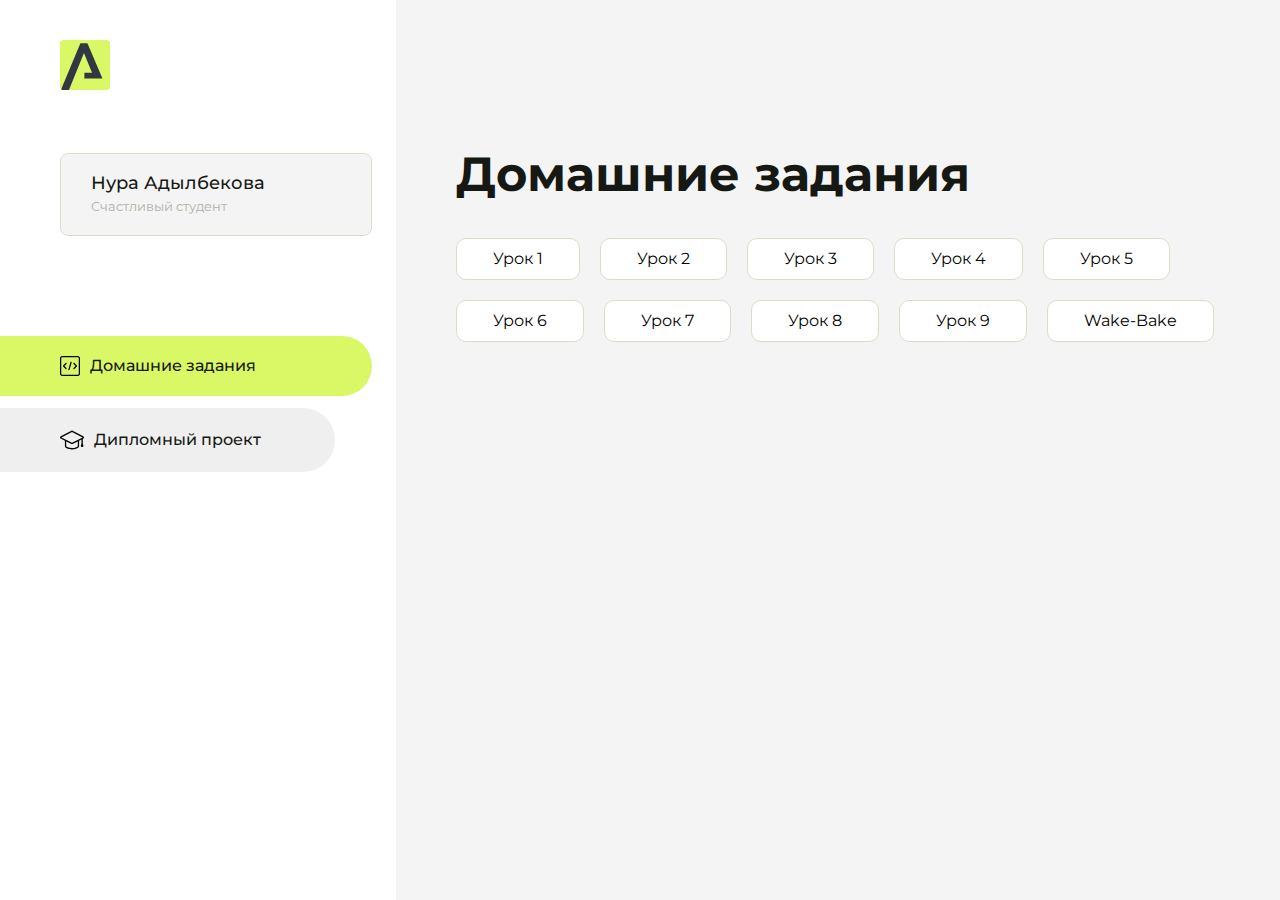
<file: index.html>
<!DOCTYPE html>
<html lang="en">
<head>
    <meta charset="UTF-8">
    <meta name="viewport" content="width=device-width, initial-scale=1.0">
    <title>Домашняя работа</title>
    <link rel="shortcut icon" href="src/logo.ico" type="image/x-icon">
    <link rel="preconnect" href="https://fonts.googleapis.com">
    <link rel="preconnect" href="https://fonts.gstatic.com" crossorigin>
    <link href="https://fonts.googleapis.com/css2?family=Montserrat:wght@400;500;700&family=Rubik:wght@500&display=swap"
          rel="stylesheet">
    <link rel="stylesheet" href="src/style.css">
</head>
<body id="body">
<div class="overlay" id="overlay"></div>
<div class="layout">
    <div class="burger" id="burger">
        <svg viewBox="0 0 24 24" fill="none" xmlns="http://www.w3.org/2000/svg">
            <g id="SVGRepo_bgCarrier" stroke-width="0"></g>
            <g id="SVGRepo_tracerCarrier" stroke-linecap="round" stroke-linejoin="round"></g>
            <g id="SVGRepo_iconCarrier">
                <path d="M4 18L20 18" stroke="#DAF765" stroke-width="2" stroke-linecap="round"></path>
                <path d="M4 12L20 12" stroke="#DAF765" stroke-width="2" stroke-linecap="round"></path>
                <path d="M4 6L20 6" stroke="#DAF765" stroke-width="2" stroke-linecap="round"></path>
            </g>
        </svg>
    </div>
    <aside class="sidebar" id="sidebar">
        <div class="sidebar__inner">
            <div class="logo">
                <svg width="50" height="50" viewBox="0 0 50 50" fill="none" xmlns="http://www.w3.org/2000/svg">
                    <g clip-path="url(#clip0_513_74730)">
                        <path d="M46.17 -0.257004H3.83C1.57281 -0.257004 -0.257 1.57281 -0.257 3.83V46.17C-0.257 48.4272 1.57281 50.257 3.83 50.257H46.17C48.4272 50.257 50.257 48.4272 50.257 46.17V3.83C50.257 1.57281 48.4272 -0.257004 46.17 -0.257004Z"
                              fill="#DAF765"/>
                        <path d="M24.375 38.4H42.461L27.441 3.1585H20.4355C20.4355 3.1585 6.7895 35.881 1.1945 49.294C2.015 50.0275 3.0945 50.257 3.6945 50.257H8.8445L23.954 13.07L32.0465 32.8285H24.375V38.4Z"
                              fill="#323843"/>
                    </g>
                    <defs>
                        <clipPath id="clip0_513_74730">
                            <rect width="50" height="50" fill="white"/>
                        </clipPath>
                    </defs>
                </svg>
            </div>
            <div class="sidebar__user">
                <div class="sidebar__name"> Нура Адылбекова</div>
                <div class="sidebar__text">Счастливый студент</div>
            </div>
            <div class="sidebar__tabs">
                <div class="sidebar__item">
                    <button class="sidebar__button active" id="tasks">
                        <svg xmlns="http://www.w3.org/2000/svg" width="20" height="20" viewBox="0 0 20 20" fill="none">
                            <g clip-path="url(#clip0_704_74543)">
                                <path d="M17.7083 20H2.29167C1.0275 20 0 18.9725 0 17.7083V2.29167C0 1.0275 1.0275 0 2.29167 0H17.7083C18.9725 0 20 1.0275 20 2.29167V17.7083C20 18.9725 18.9725 20 17.7083 20ZM2.29167 1.25C1.7175 1.25 1.25 1.7175 1.25 2.29167V17.7083C1.25 18.2825 1.7175 18.75 2.29167 18.75H17.7083C18.2825 18.75 18.75 18.2825 18.75 17.7083V2.29167C18.75 1.7175 18.2825 1.25 17.7083 1.25H2.29167Z"
                                      fill="black"/>
                                <path d="M6.04167 13.125C5.88167 13.125 5.72167 13.0642 5.6 12.9417L3.1 10.4417C2.85583 10.1975 2.85583 9.80167 3.1 9.5575L5.6 7.0575C5.84417 6.81333 6.24 6.81333 6.48417 7.0575C6.72833 7.30167 6.72833 7.6975 6.48417 7.94167L4.42583 10L6.48417 12.0583C6.72833 12.3025 6.72833 12.6983 6.48417 12.9425C6.36167 13.0642 6.20167 13.125 6.04167 13.125Z"
                                      fill="black"/>
                                <path d="M8.95833 14.1667C8.9 14.1667 8.84 14.1583 8.78167 14.1417C8.45083 14.0442 8.26083 13.6967 8.35833 13.3658L10.4417 6.28251C10.5392 5.95084 10.8892 5.76417 11.2175 5.85917C11.5483 5.95667 11.7383 6.30417 11.6408 6.63501L9.5575 13.7183C9.47833 13.9908 9.22833 14.1667 8.95833 14.1667Z"
                                      fill="black"/>
                                <path d="M13.9583 13.125C13.7983 13.125 13.6383 13.0642 13.5167 12.9417C13.2725 12.6975 13.2725 12.3017 13.5167 12.0575L15.575 9.99916L13.5167 7.94083C13.2725 7.69666 13.2725 7.30083 13.5167 7.05666C13.7608 6.81249 14.1567 6.81249 14.4008 7.05666L16.9008 9.55666C17.145 9.80083 17.145 10.1967 16.9008 10.4408L14.4008 12.9408C14.2783 13.0642 14.1183 13.125 13.9583 13.125Z"
                                      fill="black"/>
                            </g>
                            <defs>
                                <clipPath id="clip0_704_74543">
                                    <rect width="20" height="20" fill="white"/>
                                </clipPath>
                            </defs>
                        </svg>
                        <span>Домашние задания</span></button>
                </div>
                <div class="sidebar__item">
                    <button class="sidebar__button" id="diplom">
                        <svg xmlns="http://www.w3.org/2000/svg" width="24" height="24" viewBox="0 0 24 24" fill="none">
                            <g clip-path="url(#clip0_704_74553)">
                                <path d="M23.2628 10.5971C23.7176 10.365 24 9.90375 24 9.39337C24 8.883 23.7176 8.42175 23.2628 8.18962L12.6135 2.75362C12.2291 2.55824 11.7705 2.55787 11.3854 2.75399L0.736875 8.19C0.282375 8.42175 0 8.883 0 9.39337C0 9.90375 0.282375 10.365 0.736875 10.5971L4.89038 12.7177V18.2074C4.89038 19.8154 8.412 21.393 12 21.393C15.5884 21.393 19.1096 19.815 19.1096 18.2074V12.7174L21.4609 11.517V15.8017L20.901 17.2305C20.7409 17.6389 20.7934 18.0994 21.0405 18.4616C21.2876 18.8246 21.6979 19.041 22.1366 19.041C22.5754 19.041 22.9852 18.8246 23.2324 18.462C23.4795 18.099 23.532 17.6385 23.3719 17.2301L22.8124 15.8021V10.827L23.2628 10.5971ZM17.7623 18.1721C17.6198 18.6375 15.3491 20.0419 12 20.0419C8.65088 20.0419 6.38025 18.6375 6.2415 18.2074V12.3037L6.23887 12.3019C6.23812 12.057 6.1065 11.8207 5.87325 11.7019L1.3515 9.39337L12 3.95737L22.6489 9.39337L12 14.8294L5.87325 11.7019C5.54063 11.5331 4.6695 11.6674 4.5 12C4.33012 12.3322 4.55813 12.5479 4.89038 12.7177L11.3857 16.0331C11.5781 16.1314 11.7889 16.1805 12 16.1805C12.2107 16.1805 12.4222 16.1314 12.6146 16.0331L17.7593 13.407L17.7623 18.1721Z"
                                      fill="black"/>
                            </g>
                            <defs>
                                <clipPath id="clip0_704_74553">
                                    <rect width="24" height="24" fill="white"/>
                                </clipPath>
                            </defs>
                        </svg>
                        <span>Дипломный проект</span></button>
                </div>
            </div>
        </div>

    </aside>
    <div class="content">
        <div class="container">
            <div class="content__block" id="tasksBlock">
                <div class="content__title">Домашние задания</div>
                <ul class="content__list">
                    <li class="content__list-item">
                        <a href="first/index.html">Урок 1</a>
                    </li>
                    <li class="content__list-item">
                        <a href="global/index.html">Урок 2</a>
                    </li>
                    <li class="content__list-item">
                        <a href="css-lesson/index.html">Урок 3</a>
                    </li>
                    <li class="content__list-item">
                        <a href="css-lesson-2/index.html">Урок 4</a>
                    </li>
                    <li class="content__list-item">
                        <a href="43-figmalesson/index.html">Урок 5</a>
                    </li>
                    <li class="content__list-item">
                        <a href="54-position-lesson/index.html">Урок 6</a>
                    </li>
                    <li class="content__list-item">
                        <a href="55-transform-lesson/index.html">Урок 7</a>
                    </li>
                    <li class="content__list-item">
                        <a href="58-transition-lesson/index.html">Урок 8</a>
                    </li>
                    <li class="content__list-item">
                        <a href="69-figmalesson-2/index.html">Урок 9</a>
                    </li>
                    <li class="content__list-item">
                        <a href="96-wake-bake/index.html">Wake-Bake</a>
                    </li>
                </ul>
            </div>
            <div class="content__block hidden" id="diplomBlock">
                <div class="content__title">Дипломный проект</div>
                <div class="content__list-diplom">
                    <a href="ПАПКА-С-НОМЕРОМ-УРОКА">Ссылка на ДЗ</a>
                </div>
                <div class="content__decor">
                    <div class="content__decor-text">Давай проверим, чему ты научился!</div>
                    <div class="content__decor-img">
                        <img src="src/decor.png" alt="decor">
                    </div>
                </div>
            </div>
        </div>
    </div>
</div>
<script src="src/index.js"></script>
</body>
</html>
</file>
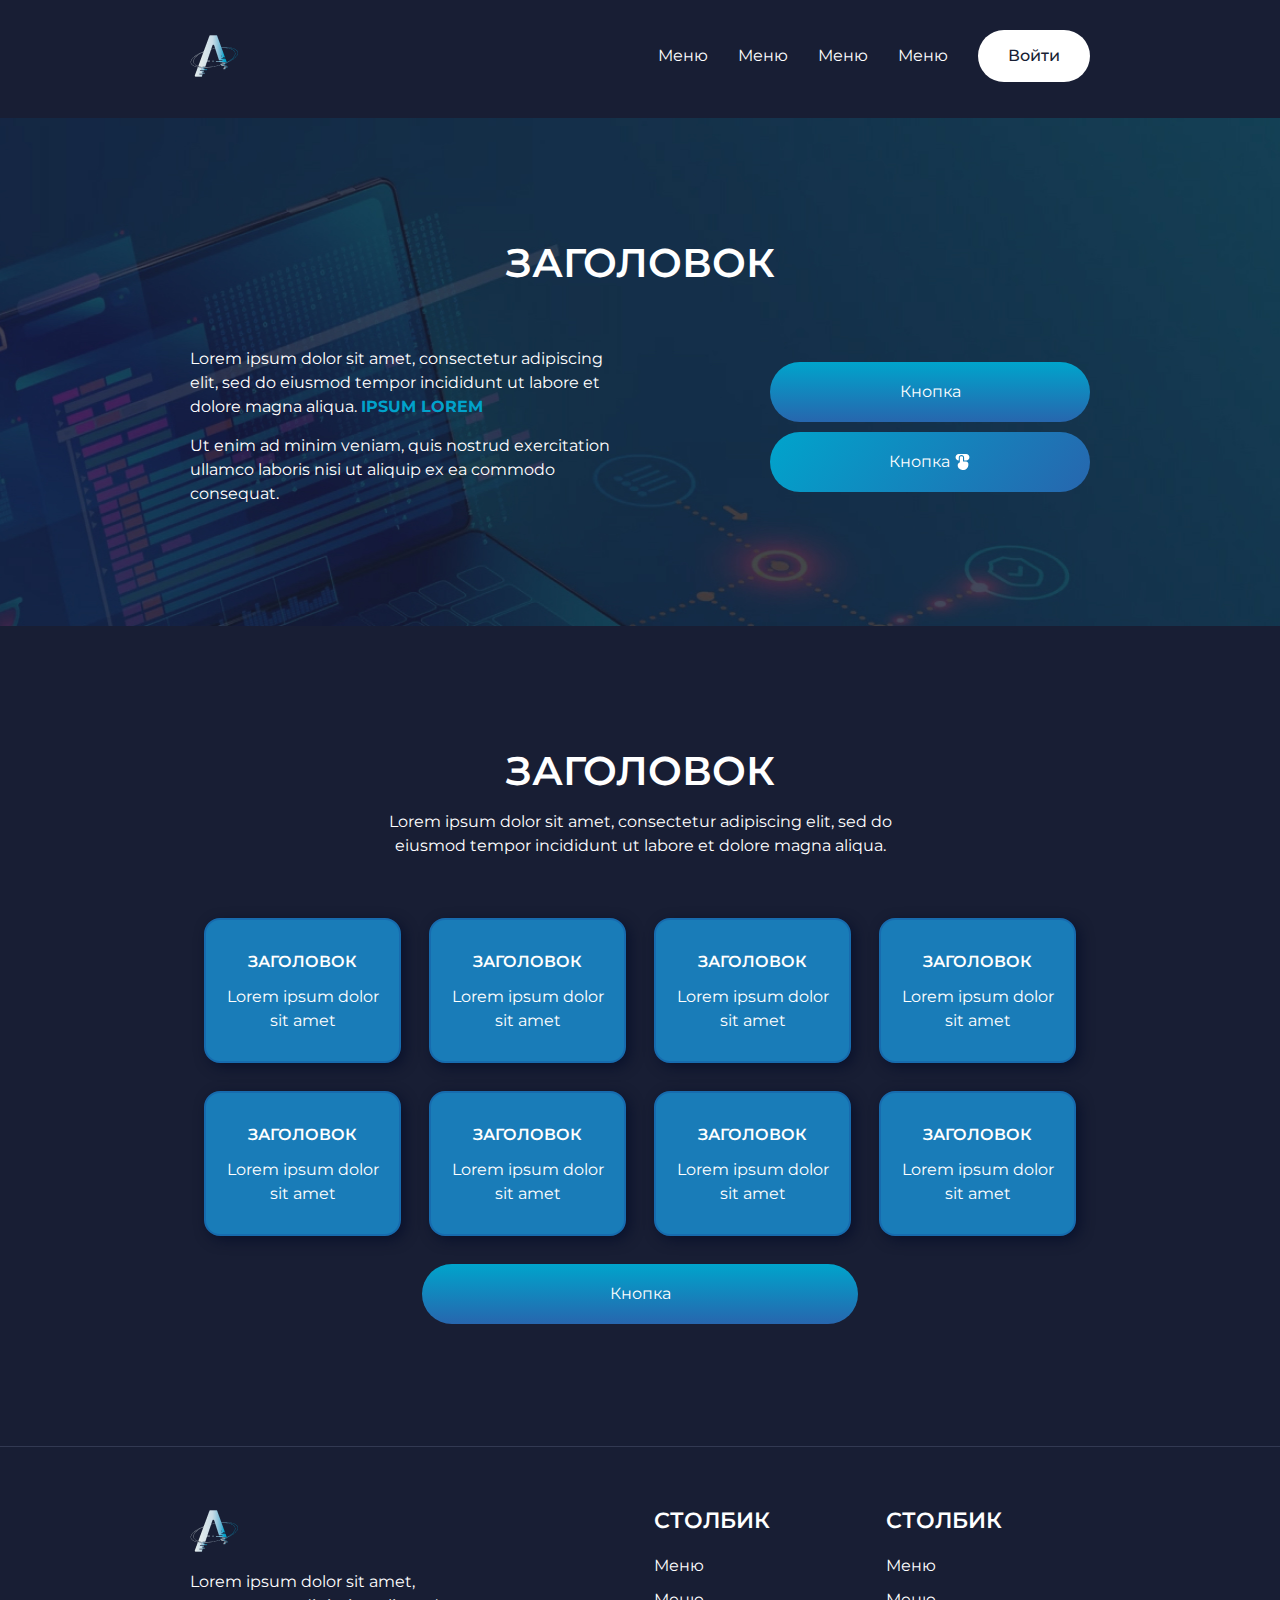
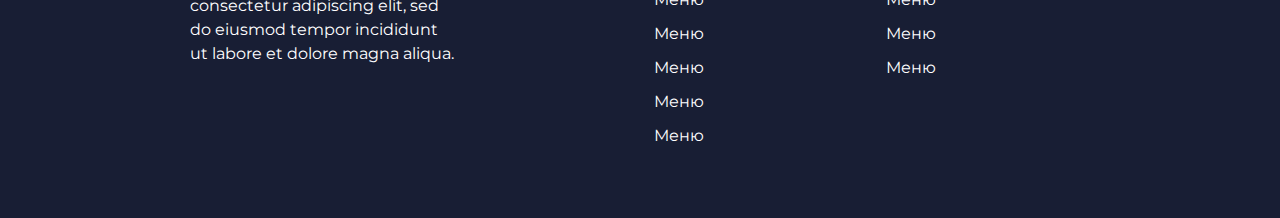
<file: 43-figmalesson/index.html>
<!DOCTYPE html>
<html lang="en">

<head>
    <meta charset="UTF-8">
    <meta name="viewport" content="width=device-width, initial-scale=1.0">
    <title>figma макет (3)</title>
    <link rel="preconnect" href="https://fonts.googleapis.com">
    <link rel="preconnect" href="https://fonts.gstatic.com" crossorigin>
    <link
        href="https://fonts.googleapis.com/css2?family=Montserrat:ital,wght@0,100..900;1,100..900&family=Open+Sans:ital,wght@0,300..800;1,300..800&display=swap"
        rel="stylesheet">
    <link rel="stylesheet" href="css/reset.css">
    <link rel="stylesheet" href="css/style.css">
</head>

<body>
    <header class="header">
        <div class="container">
            <div class="header-inner">
                <a href="#">
                    <img src="img/img/лого.png" alt="логотип">
                </a>
                <nav class="header-nav">
                    <ul class="header-list">
                        <li class="header-item">
                            <a href="#">Меню</a>
                        </li>
                        <li class="header-item">
                            <a href="#">Меню</a>
                        </li>
                        <li class="header-item">
                            <a href="#">Меню</a>
                        </li>
                        <li class="header-item">
                            <a href="#">Меню</a>
                        </li>
                        <a class="header-button" href="#">Войти</a>
                </nav>
            </div>
        </div>
    </header>
    <main>
        <section class="hero">
            <div class="container">
                <h1 class="hero-title">ЗАГОЛОВОК</h1>
                <div class="hero-inner">
                    <div class="hero-text">
                        <p class="paragraph">Lorem ipsum dolor sit amet, consectetur adipiscing elit, sed do eiusmod
                            tempor incididunt ut
                            labore et dolore magna aliqua. <span>Ipsum lorem</span></p>
                        <p>Ut enim ad minim veniam, quis nostrud exercitation ullamco laboris nisi ut aliquip ex ea
                            commodo consequat.</p>
                    </div>
                    <div class="hero-buttons">
                        <a class="hero-button-one" href="#">Кнопка</a>
                        <a class="hero-button-two" href="#">Кнопка <img src="img/img/btn.svg" alt=""></a>
                    </div>
                </div>
            </div>
        </section>
        <section class="cards">
            <div class="container">
                <h2 class="cards-title">Заголовок</h2>
                <p class="cards-text">Lorem ipsum dolor sit amet, consectetur adipiscing elit, sed do eiusmod tempor
                    incididunt ut labore et dolore magna aliqua. </p>
                <ul class="cards-flex">
                    <li class="cards-flex-items">
                        <div class="card-flex-inner">
                            <h3 class="cards-flex-title">Заголовок</h3>
                            <p class="cards-flex-text">Lorem ipsum dolor sit amet</p>
                        </div>
                    </li>
                    <li class="cards-flex-items">
                        <div class="card-flex-inner">
                            <h3 class="cards-flex-title">Заголовок</h3>
                            <p class="cards-flex-text">Lorem ipsum dolor sit amet</p>
                        </div>
                    </li>
                    <li class="cards-flex-items">
                        <div class="card-flex-inner">
                            <h3 class="cards-flex-title">Заголовок</h3>
                            <p class="cards-flex-text">Lorem ipsum dolor sit amet</p>
                        </div>
                    </li>
                    <li class="cards-flex-items">
                        <div class="card-flex-inner">
                            <h3 class="cards-flex-title">Заголовок</h3>
                            <p class="cards-flex-text">Lorem ipsum dolor sit amet</p>
                        </div>
                    </li>
                    <li class="cards-flex-items">
                        <div class="card-flex-inner">
                            <h3 class="cards-flex-title">Заголовок</h3>
                            <p class="cards-flex-text">Lorem ipsum dolor sit amet</p>
                        </div>
                    </li>
                    <li class="cards-flex-items">
                        <div class="card-flex-inner">
                            <h3 class="cards-flex-title">Заголовок</h3>
                            <p class="cards-flex-text">Lorem ipsum dolor sit amet</p>
                        </div>
                    </li>
                    <li class="cards-flex-items">
                        <div class="card-flex-inner">
                            <h3 class="cards-flex-title">Заголовок</h3>
                            <p class="cards-flex-text">Lorem ipsum dolor sit amet</p>
                        </div>
                    </li>
                    <li class="cards-flex-items">
                        <div class="card-flex-inner">
                            <h3 class="cards-flex-title">Заголовок</h3>
                            <p class="cards-flex-text">Lorem ipsum dolor sit amet</p>
                        </div>
                    </li>
                    <a class="cards-button" href="#">Кнопка</a>
                </ul>
            </div>
        </section>
    </main>
    <footer class="footer">
        <div class="container">
            <div class="footer-inner">
                <div class="footer-desc">
                    <a href="#">
                        <img src="img/img/лого.png" alt="логотип">
                    </a>
                    <p>Lorem ipsum dolor sit amet, consectetur adipiscing elit, sed do eiusmod tempor incididunt ut
                        labore et dolore magna aliqua. </p>
                </div>
                <div class="footer-col footer-col-margin">
                    <h4 class="footer-title">Столбик</h4>
                    <ul class="footer-list">
                        <li class="footer-item">
                            <a class="footer-link" href="#">Меню</a>
                        </li>
                        <li class="footer-item">
                            <a class="footer-link" href="#">Меню</a>
                        </li><li class="footer-item">
                            <a class="footer-link" href="#">Меню</a>
                        </li><li class="footer-item">
                            <a class="footer-link" href="#">Меню</a>
                        </li><li class="footer-item">
                            <a class="footer-link" href="#">Меню</a>
                        </li><li class="footer-item">
                            <a class="footer-link" href="#">Меню</a>
                        </li>
                    </ul>
                </div>
                <div class="footer-col">
                    <h4 class="footer-title">Столбик</h4>
                    <ul class="footer-list">
                        <li class="footer-item">
                            <a class="footer-link" href="#">Меню</a>
                        </li>
                        <li class="footer-item">
                            <a class="footer-link" href="#">Меню</a>
                        </li><li class="footer-item">
                            <a class="footer-link" href="#">Меню</a>
                        </li><li class="footer-item">
                            <a class="footer-link" href="#">Меню</a>
                    </ul>
                </div>
            </div>
        </div>
    </footer>
</body>

</html>
</file>
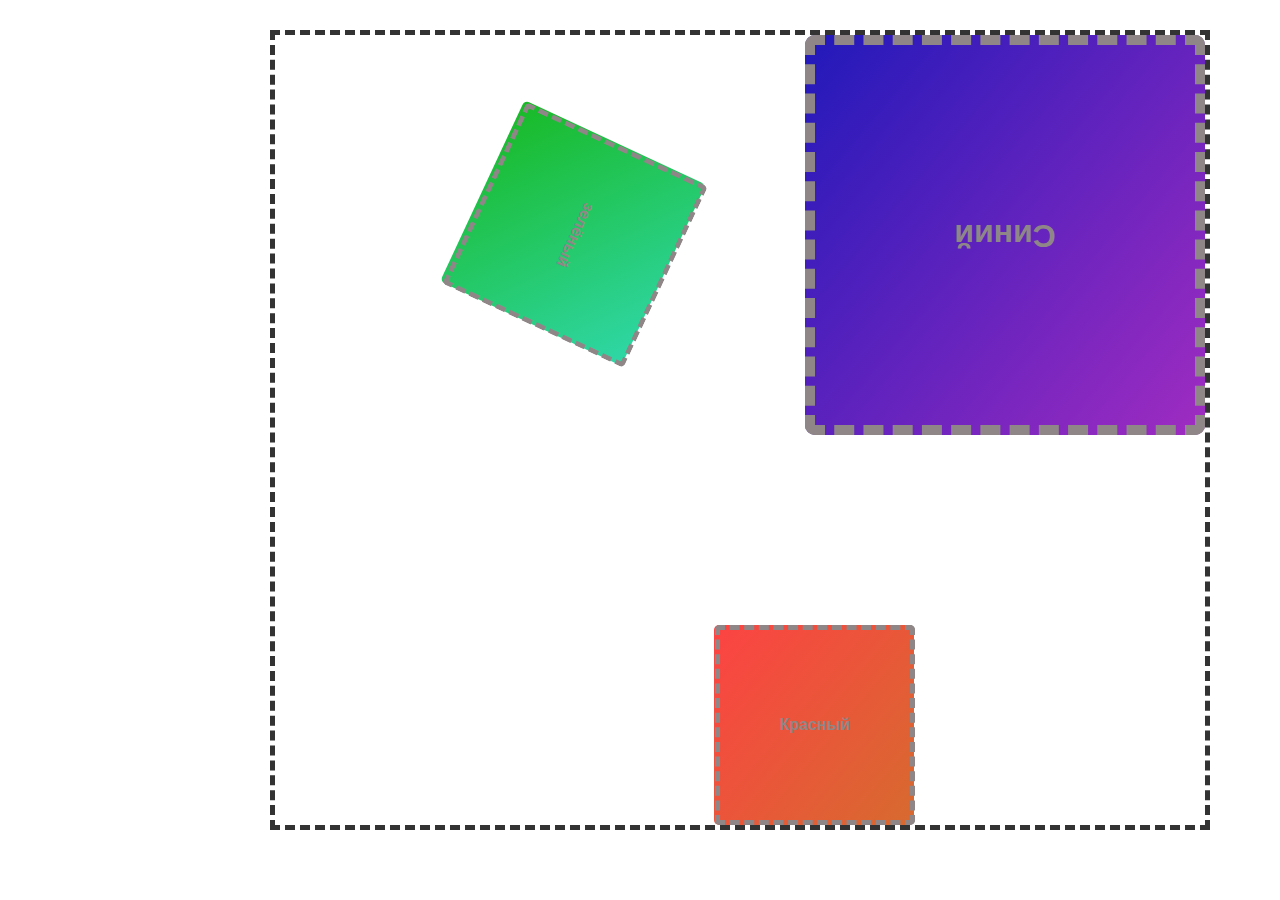
<file: 55-transform-lesson/index.html>
<!DOCTYPE html>
<html lang="en">

<head>
    <meta charset="UTF-8">
    <meta http-equiv="X-UA-Compatible" content="IE=edge">
    <meta name="viewport" content="width=device-width, initial-scale=1.0">
    <title>TRANSFORM</title>
    <link href="css/reset.css" rel="stylesheet">
    <link href="css/style.css" rel="stylesheet">
</head>

<body>
    <div class="wrapper">
        <div class="quads">
            <div class="quads__quad quads__quad--red"></div>
            <div class="quads__quad quads__quad--green"></div>
            <div class="quads__quad quads__quad--blue"></div>
        </div>
        <div class="area">
            <div class="area__place area__place--for-red">Красный</div>
            <div class="area__place area__place--for-green">зелёный</div>
            <div class="area__place area__place--for-blue">Синий</div>
        </div>
    </div>
</body>

</html>
</file>
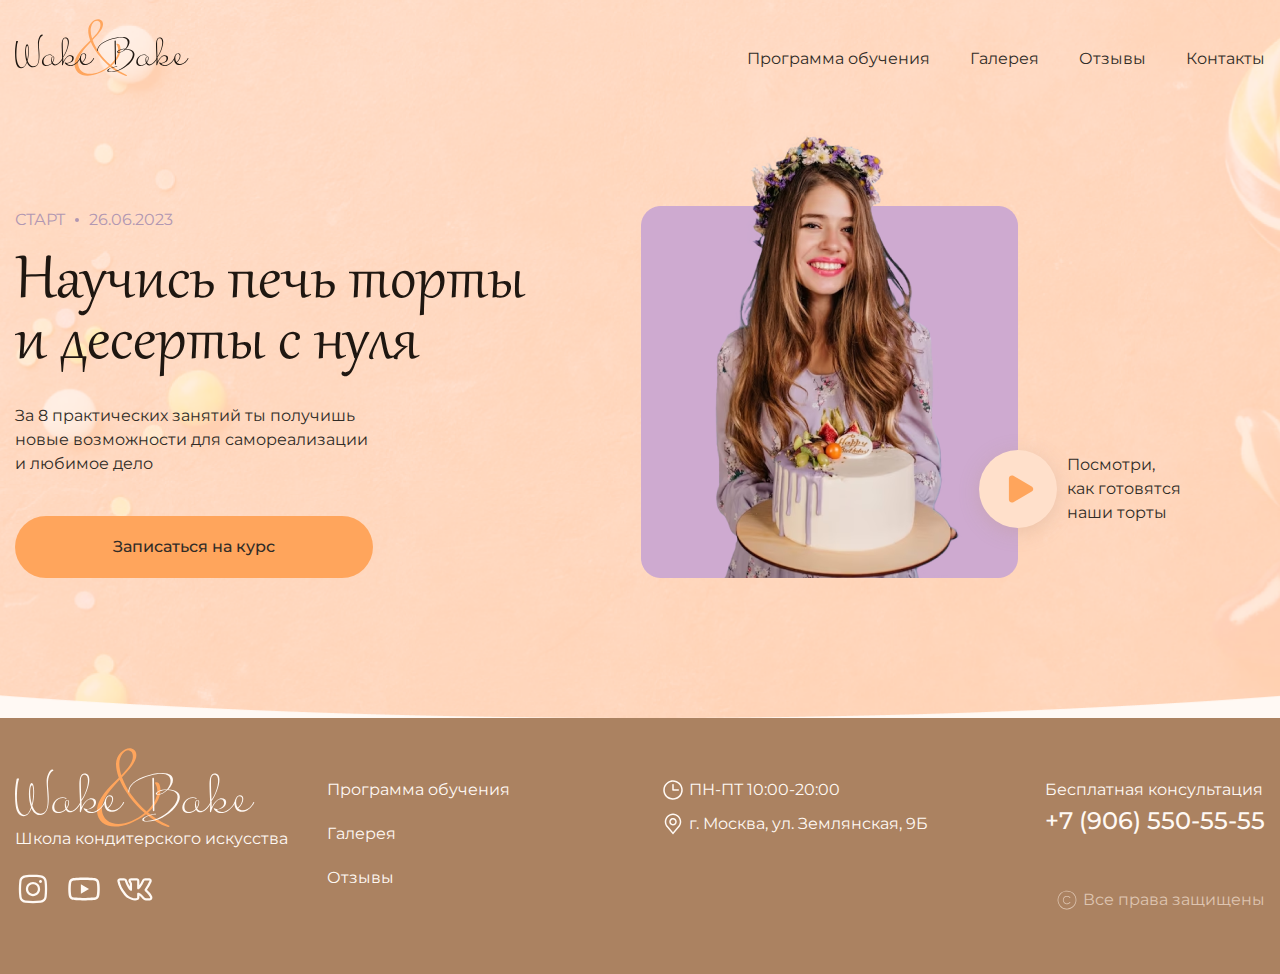
<file: 96-wake-bake/index.html>
<!DOCTYPE html>
<html lang="ru">

<head>
    <meta charset="UTF-8">
    <meta name="viewport" content="width=device-width, initial-scale=1.0">
    <title>Wake & Bake</title>
    <link href="css/fonts.css" rel="stylesheet">
    <link href="css/reset.css" rel="stylesheet">
    <link href="css/style.css" rel="stylesheet">
</head>

<body class="body">
    <div class="wrapper">
        <header class="header">
            <div class="header__top">
                <div class="container">
                    <div class="header__top-inner">
                        <a class="header__logo" href="#">
                            <img src="img/icons/logos/logo-dark.svg" alt="логотип компании">
                        </a>
                        <nav class="nav">
                            <ul class="nav__list">
                                <li class="nav__item">
                                    <a class="nav__link" href="#">Программа обучения</a>
                                </li>
                                <li class="nav__item">
                                    <a class="nav__link" href="#">Галерея</a>
                                </li>
                                <li class="nav__item">
                                    <a class="nav__link" href="#">Отзывы</a>
                                </li>
                                <li class="nav__item">
                                    <a class="nav__link" href="#">Контакты</a>
                                </li>
                            </ul>
                        </nav>
                        <a class="burger-icon" href="#">
                            <span></span>
                        </a>
                    </div>
                </div>
            </div>
            <section class="hero">
                <div class="container">
                    <div class="hero__inner">
                        <div class="hero__content">
                            <div class="hero__info">
                                <span>Старт</span>
                                <span>26.06.2023</span>
                            </div>
                            <h1 class="hero__title">Научись печь торты и десерты с нуля</h1>
                            <p class="hero__text">За 8 практических занятий ты получишь новые возможности
                                для самореализации и любимое дело</p>
                            <div class="hero__img-control hero__img-control--mobile">
                                <a class="hero__img-button" data-fslightbox href="video/cake.mp4">
                                    <img src="img/icons/pause.svg" alt="">
                                </a>
                                Посмотри, как готовятся наши торты
                            </div>
                            <a class="hero__button button" href="#">Записаться на курс</a>
                        </div>
                        <div class="hero__img">
                            <img src="img/content/girl-1.png" alt="Кондитер с тортом">
                            <div class="hero__img-control">
                                <a class="hero__img-button" data-fslightbox="video" href="video/cake.mp4">
                                    <img src="img/icons/pause.svg" alt="">
                                </a>
                                Посмотри, как готовятся наши торты
                            </div>
                        </div>
                    </div>
                </div>
            </section>
        </header>
        <main class="main"> </main>
        <footer class="footer">
            <div class="container">
                <div class="footer__inner">
                    <div class="footer__col">
                        <a class="footer__logo" href="#">
                            <img src="img/icons/logos/logo-light.svg" alt="Логотип компании">
                        </a>
                        <p class="footer__logo-text">
                            Школа кондитерского искусства
                        </p>
                        <address class="socials">
                            <ul class="socials__list">
                                <li class="socials__item">
                                    <a class="socials__link" href="#">
                                        <svg width="36" height="36" viewBox="0 0 36 36" fill="none"
                                            xmlns="http://www.w3.org/2000/svg">
                                            <path
                                                d="M24 10.5C24 10.1022 24.158 9.72064 24.4393 9.43934C24.7206 9.15804 25.1022 9 25.5 9C25.8978 9 26.2794 9.15804 26.5607 9.43934C26.842 9.72064 27 10.1022 27 10.5C27 10.8978 26.842 11.2794 26.5607 11.5607C26.2794 11.842 25.8978 12 25.5 12C25.1022 12 24.7206 11.842 24.4393 11.5607C24.158 11.2794 24 10.8978 24 10.5Z"
                                                fill="#FFF9F4" />
                                            <path fill-rule="evenodd" clip-rule="evenodd"
                                                d="M18 10.875C16.1103 10.875 14.2981 11.6257 12.9619 12.9619C11.6257 14.2981 10.875 16.1103 10.875 18C10.875 19.8897 11.6257 21.7019 12.9619 23.0381C14.2981 24.3743 16.1103 25.125 18 25.125C19.8897 25.125 21.7019 24.3743 23.0381 23.0381C24.3743 21.7019 25.125 19.8897 25.125 18C25.125 16.1103 24.3743 14.2981 23.0381 12.9619C21.7019 11.6257 19.8897 10.875 18 10.875ZM13.125 18C13.125 16.7071 13.6386 15.4671 14.5529 14.5529C15.4671 13.6386 16.7071 13.125 18 13.125C19.2929 13.125 20.5329 13.6386 21.4471 14.5529C22.3614 15.4671 22.875 16.7071 22.875 18C22.875 19.2929 22.3614 20.5329 21.4471 21.4471C20.5329 22.3614 19.2929 22.875 18 22.875C16.7071 22.875 15.4671 22.3614 14.5529 21.4471C13.6386 20.5329 13.125 19.2929 13.125 18Z"
                                                fill="#FFF9F4" />
                                            <path fill-rule="evenodd" clip-rule="evenodd"
                                                d="M25.8871 4.24833C20.6451 3.66722 15.355 3.66722 10.1131 4.24833C7.09508 4.58583 4.65758 6.96333 4.30358 9.99633C3.68168 15.3132 3.68168 20.6845 4.30358 26.0013C4.65758 29.0343 7.09358 31.4118 10.1131 31.7493C15.3551 32.3298 20.6451 32.3298 25.8871 31.7493C28.9051 31.4118 31.3426 29.0343 31.6966 26.0013C32.3186 20.6845 32.3186 15.3132 31.6966 9.99633C31.3426 6.96333 28.9066 4.58583 25.8871 4.24833ZM10.3621 6.48333C15.4385 5.92064 20.5616 5.92064 25.6381 6.48333C27.6331 6.70833 29.2306 8.28183 29.4631 10.2588C30.0645 15.4013 30.0645 20.5964 29.4631 25.7388C29.3428 26.7064 28.8999 27.6052 28.2058 28.29C27.5118 28.9747 26.6072 29.4056 25.6381 29.5128C20.5616 30.0756 15.4385 30.0756 10.3621 29.5128C9.39299 29.4056 8.48836 28.9747 7.79432 28.29C7.10027 27.6052 6.65734 26.7064 6.53708 25.7388C5.93566 20.5964 5.93566 15.4013 6.53708 10.2588C6.65734 9.29127 7.10027 8.3925 7.79432 7.70771C8.48836 7.02292 9.39299 6.59059 10.3621 6.48333Z"
                                                fill="#FFF9F4" />
                                        </svg>
                                    </a>
                                <li class="socials__item">
                                    <a class="socials__link" href="#">
                                        <svg width="36" height="36" viewBox="0 0 36 36" fill="none"
                                            xmlns="http://www.w3.org/2000/svg">
                                            <path
                                                d="M33.75 17.902C33.75 17.8246 33.75 17.7367 33.7465 17.6348C33.743 17.35 33.7359 17.0301 33.7289 16.6891C33.7008 15.7082 33.6516 14.7309 33.5742 13.8098C33.4688 12.5406 33.3141 11.4824 33.1031 10.6879C32.8805 9.85873 32.4442 9.10251 31.8377 8.49483C31.2313 7.88715 30.476 7.44928 29.6473 7.225C28.6523 6.95781 26.7047 6.79258 23.9625 6.69062C22.6582 6.64141 21.2625 6.60977 19.8668 6.59219C19.3781 6.58516 18.9246 6.58164 18.5168 6.57812H17.4832C17.0754 6.58164 16.6219 6.58516 16.1332 6.59219C14.7375 6.60977 13.3418 6.64141 12.0375 6.69062C9.29531 6.79609 7.34414 6.96133 6.35273 7.225C5.52375 7.44873 4.76813 7.88641 4.1616 8.49418C3.55507 9.10195 3.11892 9.85846 2.89688 10.6879C2.68242 11.4824 2.53125 12.5406 2.42578 13.8098C2.34844 14.7309 2.29922 15.7082 2.27109 16.6891C2.26055 17.0301 2.25703 17.35 2.25352 17.6348C2.25352 17.7367 2.25 17.8246 2.25 17.902V18.0988C2.25 18.1762 2.25 18.2641 2.25352 18.366C2.25703 18.6508 2.26406 18.9707 2.27109 19.3117C2.29922 20.2926 2.34844 21.2699 2.42578 22.191C2.53125 23.4602 2.68594 24.5184 2.89688 25.3129C3.34688 26.9969 4.66875 28.3258 6.35273 28.7758C7.34414 29.043 9.29531 29.2082 12.0375 29.3102C13.3418 29.3594 14.7375 29.391 16.1332 29.4086C16.6219 29.4156 17.0754 29.4191 17.4832 29.4227H18.5168C18.9246 29.4191 19.3781 29.4156 19.8668 29.4086C21.2625 29.391 22.6582 29.3594 23.9625 29.3102C26.7047 29.2047 28.6559 29.0395 29.6473 28.7758C31.3312 28.3258 32.6531 27.0004 33.1031 25.3129C33.3176 24.5184 33.4688 23.4602 33.5742 22.191C33.6516 21.2699 33.7008 20.2926 33.7289 19.3117C33.7395 18.9707 33.743 18.6508 33.7465 18.366C33.7465 18.2641 33.75 18.1762 33.75 18.0988V17.902ZM31.2188 18.0848C31.2188 18.1586 31.2188 18.2395 31.2152 18.3344C31.2117 18.6086 31.2047 18.9109 31.1977 19.2379C31.173 20.173 31.1238 21.1082 31.05 21.9766C30.9551 23.1086 30.8215 24.0367 30.6562 24.659C30.4383 25.4711 29.7984 26.1145 28.9898 26.3289C28.2516 26.5258 26.3918 26.684 23.8641 26.7789C22.5844 26.8281 21.2062 26.8598 19.8316 26.8773C19.35 26.8844 18.9035 26.8879 18.5027 26.8879H17.4973L16.1684 26.8773C14.7937 26.8598 13.4191 26.8281 12.1359 26.7789C9.6082 26.6805 7.74492 26.5258 7.01016 26.3289C6.20156 26.1109 5.56172 25.4711 5.34375 24.659C5.17852 24.0367 5.04492 23.1086 4.95 21.9766C4.87617 21.1082 4.83047 20.173 4.80234 19.2379C4.7918 18.9109 4.78828 18.6051 4.78477 18.3344C4.78477 18.2395 4.78125 18.1551 4.78125 18.0848V17.916C4.78125 17.8422 4.78125 17.7613 4.78477 17.6664C4.78828 17.3922 4.79531 17.0898 4.80234 16.7629C4.82695 15.8277 4.87617 14.8926 4.95 14.0242C5.04492 12.8922 5.17852 11.9641 5.34375 11.3418C5.56172 10.5297 6.20156 9.88633 7.01016 9.67188C7.74844 9.475 9.6082 9.3168 12.1359 9.22187C13.4156 9.17266 14.7937 9.14102 16.1684 9.12344C16.65 9.11641 17.0965 9.11289 17.4973 9.11289H18.5027L19.8316 9.12344C21.2062 9.14102 22.5809 9.17266 23.8641 9.22187C26.3918 9.32031 28.2551 9.475 28.9898 9.67188C29.7984 9.88984 30.4383 10.5297 30.6562 11.3418C30.8215 11.9641 30.9551 12.8922 31.05 14.0242C31.1238 14.8926 31.1695 15.8277 31.1977 16.7629C31.2082 17.0898 31.2117 17.3957 31.2152 17.6664C31.2152 17.7613 31.2188 17.8457 31.2188 17.916V18.0848ZM14.8711 22.7113L23.0273 17.9652L14.8711 13.2895V22.7113Z"
                                                fill="#FFF9F4" />
                                        </svg>
                                    </a>
                                <li class="socials__item">
                                    <a class="socials__link" href="#">
                                        <svg width="36" height="36" viewBox="0 0 36 36" fill="none"
                                            xmlns="http://www.w3.org/2000/svg">
                                            <path fill-rule="evenodd" clip-rule="evenodd"
                                                d="M35.1075 25.2974C34.2915 23.6541 33.2163 22.1529 31.923 20.8514C31.4905 20.3626 31.0376 19.8922 30.5655 19.4414L30.5085 19.3859C30.3332 19.2157 30.1602 19.0432 29.9895 18.8684C31.7574 16.4101 33.2702 13.778 34.5045 11.0129L34.554 10.9019L34.5885 10.7849C34.752 10.2404 34.938 9.20545 34.278 8.26945C33.594 7.30345 32.5005 7.12945 31.767 7.12945H28.3965C27.6908 7.09729 26.9929 7.2892 26.4029 7.67771C25.8128 8.06623 25.3608 8.63143 25.1115 9.29245C24.3861 11.0199 23.478 12.6648 22.4025 14.1989V10.2494C22.4025 9.73945 22.3545 8.88445 21.807 8.16445C21.153 7.30045 20.2065 7.12945 19.5495 7.12945H14.2005C13.5025 7.11339 12.8251 7.36639 12.3085 7.83606C11.7919 8.30573 11.4758 8.95609 11.4255 9.65245L11.421 9.71995V9.78745C11.421 10.5149 11.709 11.0519 11.94 11.3894C12.0435 11.5409 12.153 11.6789 12.2235 11.7659L12.2385 11.7854C12.3135 11.8784 12.363 11.9399 12.4125 12.0089C12.5445 12.1859 12.732 12.4619 12.786 13.1729V15.3824C11.7123 13.5844 10.8319 11.6778 10.1595 9.69445L10.1475 9.66145L10.1355 9.62995C9.9525 9.15145 9.66 8.45545 9.0735 7.92445C8.3895 7.30195 7.5795 7.12945 6.843 7.12945H3.423C2.6775 7.12945 1.779 7.30345 1.1085 8.00995C0.45 8.70595 0.375 9.53995 0.375 9.98095V10.1819L0.417 10.3769C1.36395 14.7731 3.31535 18.8905 6.1185 22.4069C7.40006 24.4279 9.13993 26.1184 11.197 27.3412C13.254 28.564 15.5703 29.2847 17.958 29.4449L18.0195 29.4494H18.0825C19.1715 29.4494 20.307 29.3549 21.1605 28.7864C22.311 28.0184 22.4025 26.841 22.4025 26.2529V24.5459C22.698 24.7859 23.064 25.1069 23.5125 25.5389C24.0555 26.0819 24.4875 26.5529 24.858 26.9639L25.056 27.1829C25.344 27.5039 25.6275 27.8204 25.8855 28.0799C26.2095 28.4054 26.61 28.7639 27.111 29.0294C27.6555 29.3159 28.227 29.4464 28.833 29.4464H32.2545C32.976 29.4464 34.0095 29.2754 34.737 28.4324C35.529 27.5144 35.469 26.3879 35.22 25.5794L35.175 25.4339L35.1075 25.2974ZM26.5275 25.4564C26.0626 24.9368 25.5839 24.4296 25.092 23.9354L25.0875 23.9309C23.052 21.9689 22.1025 21.6284 21.4305 21.6284C21.072 21.6284 20.6775 21.6674 20.421 21.9884C20.3055 22.1416 20.2298 22.3209 20.2005 22.5104C20.1643 22.7305 20.1483 22.9535 20.1525 23.1764V26.2529C20.1525 26.6354 20.0895 26.7959 19.9125 26.9129C19.677 27.0704 19.1745 27.1979 18.096 27.1979C16.0473 27.0585 14.061 26.4349 12.3003 25.3783C10.5396 24.3216 9.05478 22.8622 7.968 21.1199L7.956 21.1004L7.941 21.0824C5.32967 17.8322 3.50977 14.0193 2.625 9.94495C2.631 9.74995 2.673 9.63145 2.742 9.55945C2.8125 9.48445 2.985 9.37945 3.423 9.37945H6.843C7.2225 9.37945 7.4205 9.46345 7.563 9.59095C7.722 9.73795 7.863 9.98545 8.031 10.4264C8.871 12.8954 10.005 15.2054 11.0805 16.9019C11.6175 17.7509 12.1455 18.4574 12.6225 18.9569C12.861 19.2059 13.0935 19.4129 13.317 19.5599C13.5315 19.7009 13.776 19.8134 14.028 19.8134C14.16 19.8134 14.3145 19.7984 14.463 19.7339C14.6234 19.6631 14.7554 19.5406 14.838 19.3859C14.9925 19.1039 15.036 18.6884 15.036 18.1439V13.0844C14.9565 11.8574 14.586 11.1659 14.226 10.6754C14.1531 10.5773 14.0781 10.4808 14.001 10.3859L13.9815 10.3619C13.9175 10.2843 13.8565 10.2042 13.7985 10.1219C13.7247 10.0302 13.6802 9.91834 13.671 9.80095C13.6828 9.68175 13.7396 9.57156 13.83 9.49293C13.9203 9.41429 14.0373 9.37316 14.157 9.37795H19.5495C19.8585 9.37795 19.962 9.45295 20.0145 9.52345C20.0895 9.62095 20.1525 9.82345 20.1525 10.2494V17.0414C20.1525 17.8484 20.5245 18.3944 21.0645 18.3944C21.6855 18.3944 22.134 18.0179 22.917 17.2349L22.9305 17.2199L22.9425 17.2064C24.699 15.0649 26.134 12.6788 27.2025 10.1234L27.2085 10.1054C27.2888 9.87968 27.4407 9.68637 27.6411 9.55502C27.8416 9.42366 28.0794 9.36148 28.3185 9.37795H31.7685C32.2365 9.37795 32.3895 9.49795 32.4405 9.56845C32.493 9.64345 32.5305 9.80395 32.4405 10.1189C31.2084 12.8735 29.6852 15.4883 27.897 17.9189L27.885 17.9369C27.7125 18.2024 27.522 18.4964 27.495 18.8324C27.465 19.1954 27.621 19.5239 27.8955 19.8779C28.095 20.1719 28.5075 20.5754 28.926 20.9849L28.965 21.0239C29.403 21.4529 29.8785 21.9179 30.2595 22.3679L30.27 22.3784L30.2805 22.3904C31.4166 23.5237 32.3614 24.8337 33.078 26.2694C33.192 26.6594 33.123 26.8604 33.033 26.9639C32.9295 27.0839 32.697 27.1964 32.256 27.1964H28.833C28.5997 27.2021 28.3689 27.1479 28.1625 27.0389C27.9096 26.8918 27.6801 26.7078 27.4815 26.4929C27.267 26.2784 27.0345 26.0189 26.7495 25.7024L26.529 25.4564H26.5275Z"
                                                fill="#FFF9F4" />
                                        </svg>
                                    </a>
                                </li>
                            </ul>
                        </address>
                    </div>
                    <div class="footer__col">
                        <ul class="footer__col-list">
                            <li class="footer__col-item">
                                <a class="footer__col-link" href="#">
                                    Программа обучения
                                </a>
                            </li>
                            <li class="footer__col-item">
                                <a class="footer__col-link" href="#">
                                    Галерея
                                </a>
                            </li>
                            <li class="footer__col-item">
                                <a class="footer__col-link" href="#">
                                    Отзывы
                                </a>
                            </li>
                        </ul>
                    </div>
                    <address class="footer__col">
                        <ul class="footer__contact-list">
                            <li class="footer__contact-item">
                                <img src="img/icons/clock.svg" alt="">
                                ПН-ПТ 10:00-20:00
                            </li>
                            <li class="footer__contact-item">
                                <img src="img/icons/location.svg" alt="">
                                г. Москва, ул. Землянская, 9Б
                            </li>
                        </ul>
                    </address>
                    <address class="footer__col">
                        <div class="footer__col-tel">
                            Бесплатная консультация
                            <a class="footer__col-number" href="tel:+79065505555">
                                +7 (906) 550-55-55
                            </a>
                        </div>
                        <div class="footer__col-copy">
                            <img src="img/icons/copyright.svg" alt="">
                            Все права защищены
                        </div>
                    </address>
                </div>
            </div>
        </footer>
    </div>

    <script src="js/fslightbox.js"></script>
    <script src="js/main.js"></script>

</body>

</html>
</file>
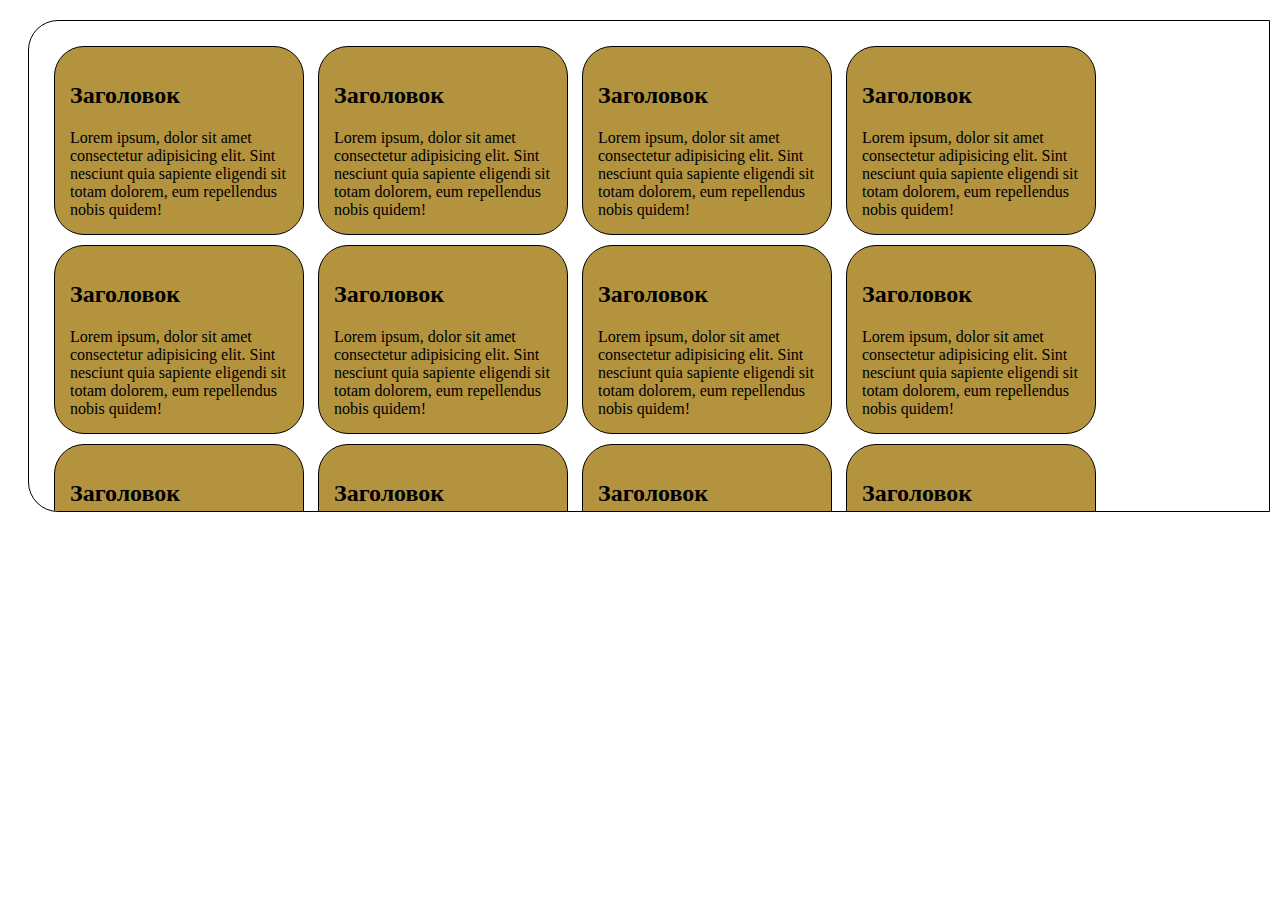
<file: css-lesson-2/index.html>
<!DOCTYPE html>
<html lang="en">

<head>
    <meta charset="UTF-8">
    <meta name="viewport" content="width=device-width, initial-scale=1.0">
    <title>Домашнее задание по общим свойствам</title>
    <link rel="stylesheet" href="./css/style.css">
</head>

<body>
    <div class="main">
        <div class="block">
            <h2>Заголовок</h2>
            Lorem ipsum, dolor sit amet consectetur adipisicing elit. Sint nesciunt quia sapiente eligendi sit totam
            dolorem, eum repellendus nobis quidem!
        </div>
        <div class="block">
            <h2>Заголовок</h2>
            Lorem ipsum, dolor sit amet consectetur adipisicing elit. Sint nesciunt quia sapiente eligendi sit totam
            dolorem, eum repellendus nobis quidem!
        </div>
        <div class="block">
            <h2>Заголовок</h2>
            Lorem ipsum, dolor sit amet consectetur adipisicing elit. Sint nesciunt quia sapiente eligendi sit totam
            dolorem, eum repellendus nobis quidem!
        </div>

        <div class="block">
            <h2>Заголовок</h2>
            Lorem ipsum, dolor sit amet consectetur adipisicing elit. Sint nesciunt quia sapiente eligendi sit totam
            dolorem, eum repellendus nobis quidem!
        </div>

        <div class="block">
            <h2>Заголовок</h2>
            Lorem ipsum, dolor sit amet consectetur adipisicing elit. Sint nesciunt quia sapiente eligendi sit totam
            dolorem, eum repellendus nobis quidem!
        </div>

        <div class="block">
            <h2>Заголовок</h2>
            Lorem ipsum, dolor sit amet consectetur adipisicing elit. Sint nesciunt quia sapiente eligendi sit totam
            dolorem, eum repellendus nobis quidem!
        </div>

        <div class="block">
            <h2>Заголовок</h2>
            Lorem ipsum, dolor sit amet consectetur adipisicing elit. Sint nesciunt quia sapiente eligendi sit totam
            dolorem, eum repellendus nobis quidem!
        </div>

        <div class="block">
            <h2>Заголовок</h2>
            Lorem ipsum, dolor sit amet consectetur adipisicing elit. Sint nesciunt quia sapiente eligendi sit totam
            dolorem, eum repellendus nobis quidem!
        </div>
        <div class="block">
            <h2>Заголовок</h2>
            Lorem ipsum, dolor sit amet consectetur adipisicing elit. Sint nesciunt quia sapiente eligendi sit totam
            dolorem, eum repellendus nobis quidem!
        </div>
        <div class="block">
            <h2>Заголовок</h2>
            Lorem ipsum, dolor sit amet consectetur adipisicing elit. Sint nesciunt quia sapiente eligendi sit totam
            dolorem, eum repellendus nobis quidem!
        </div>

        <div class="block">
            <h2>Заголовок</h2>
            Lorem ipsum, dolor sit amet consectetur adipisicing elit. Sint nesciunt quia sapiente eligendi sit totam
            dolorem, eum repellendus nobis quidem!
        </div>

        <div class="block">
            <h2>Заголовок</h2>
            Lorem ipsum, dolor sit amet consectetur adipisicing elit. Sint nesciunt quia sapiente eligendi sit totam
            dolorem, eum repellendus nobis quidem!
        </div>

        <div class="block">
            <h2>Заголовок</h2>
            Lorem ipsum, dolor sit amet consectetur adipisicing elit. Sint nesciunt quia sapiente eligendi sit totam
            dolorem, eum repellendus nobis quidem!
        </div>

        <div class="block">
            <h2>Заголовок</h2>
            Lorem ipsum, dolor sit amet consectetur adipisicing elit. Sint nesciunt quia sapiente eligendi sit totam
            dolorem, eum repellendus nobis quidem!
        </div>
    </div>

</body>

</html>
</file>
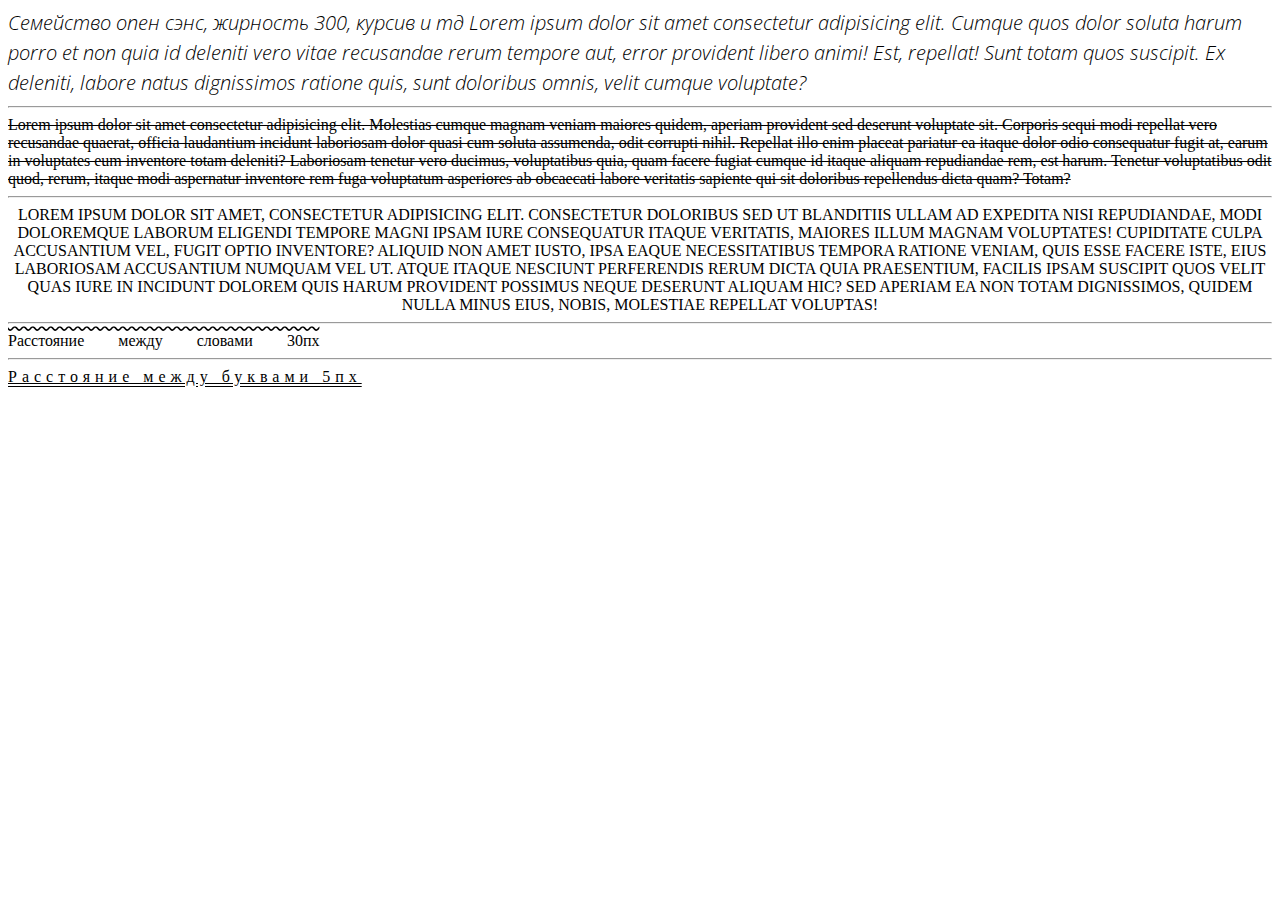
<file: css-lesson/index.html>
<!DOCTYPE html>
<html lang="en">

<head>
    <meta charset="UTF-8">
    <meta name="viewport" content="width=device-width, initial-scale=1.0">
    <title>css</title>
    <link rel="preconnect" href="https://fonts.googleapis.com">
    <link rel="preconnect" href="https://fonts.gstatic.com" crossorigin>
    <link href="https://fonts.googleapis.com/css2?family=Open+Sans:ital,wght@0,300..800;1,300..800&display=swap"
        rel="stylesheet">
    <link rel="stylesheet" href="./css/style.css">
</head>

<body>
    <div class="text">
        Семейство опен сэнс, жирность 300, курсив и тд
        Lorem ipsum dolor sit amet consectetur adipisicing elit. Cumque quos dolor soluta harum porro et non quia id
        deleniti vero vitae recusandae rerum tempore aut, error provident libero animi! Est, repellat! Sunt totam quos
        suscipit. Ex deleniti, labore natus dignissimos ratione quis, sunt doloribus omnis, velit cumque voluptate?
    </div>
    <hr>
    <div class="text2">
        Lorem ipsum dolor sit amet consectetur adipisicing elit. Molestias cumque magnam veniam maiores quidem, aperiam
        provident sed deserunt voluptate sit. Corporis sequi modi repellat vero recusandae quaerat, officia laudantium
        incidunt laboriosam dolor quasi cum soluta assumenda, odit corrupti nihil. Repellat illo enim placeat pariatur
        ea itaque dolor odio consequatur fugit at, earum in voluptates eum inventore totam deleniti? Laboriosam tenetur
        vero ducimus, voluptatibus quia, quam facere fugiat cumque id itaque aliquam repudiandae rem, est harum. Tenetur
        voluptatibus odit quod, rerum, itaque modi aspernatur inventore rem fuga voluptatum asperiores ab obcaecati
        labore veritatis sapiente qui sit doloribus repellendus dicta quam? Totam?
    </div>
    <hr>
    <div class="text3">
        Lorem ipsum dolor sit amet, consectetur adipisicing elit. Consectetur doloribus sed ut blanditiis ullam ad
        expedita nisi repudiandae, modi doloremque laborum eligendi tempore magni ipsam iure consequatur itaque
        veritatis, maiores illum magnam voluptates! Cupiditate culpa accusantium vel, fugit optio inventore? Aliquid non
        amet iusto, ipsa eaque necessitatibus tempora ratione veniam, quis esse facere iste, eius laboriosam accusantium
        numquam vel ut. Atque itaque nesciunt perferendis rerum dicta quia praesentium, facilis ipsam suscipit quos
        velit quas iure in incidunt dolorem quis harum provident possimus neque deserunt aliquam hic? Sed aperiam ea non
        totam dignissimos, quidem nulla minus eius, nobis, molestiae repellat voluptas!
    </div>
    <hr>
    <div class="text4">
        Расстояние между словами 30пх
    </div>
    <hr>
    <div class="text5">
        Расстояние между буквами 5пх
    </div>
</body>

</html>
</file>
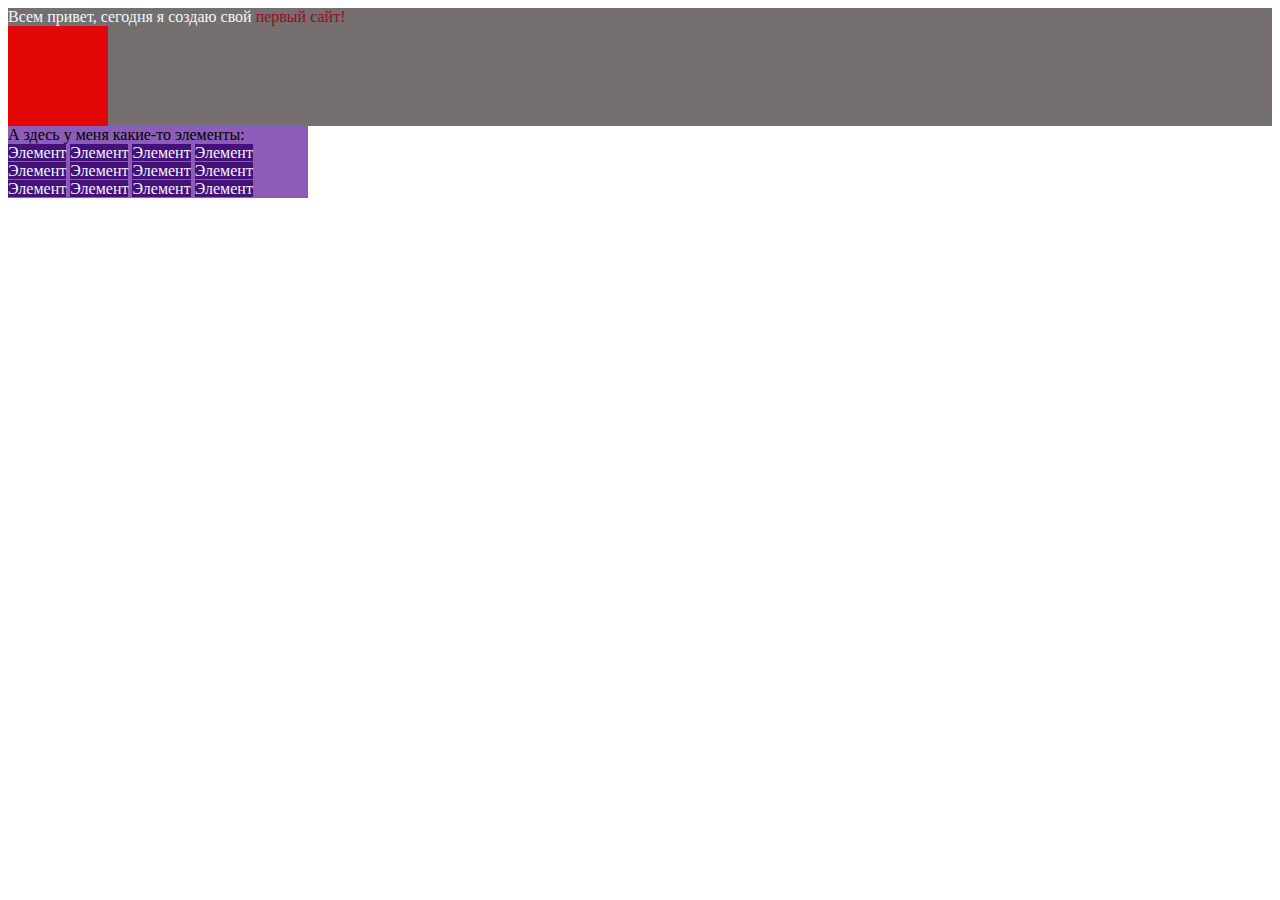
<file: first/index.html>
<!DOCTYPE html>
<html lang="en">
<head>
    <meta charset="UTF-8">
    <meta name="viewport" content="width=device-width, initial-scale=1.0">
    <title>мой первый сайт</title>
    <style>
        div{
            background: #756f6f;
            color: aliceblue;
        }

        .block3 {
            background: #756f6f;
            color: #9c0b1f;
        }

        .block4 {
            background: #e20606;
            width: 100px;
            height: 100px;
        }

        .block{
            background: #8b5db9;
            color: black;
            width: 300px;
        }

        .block2{
            background: #8b5db9;
            width: 300px;
        }

        span{background: #45107a; color: aliceblue;}
    </style>
</head>
<body>
    <div>Всем привет, сегодня я создаю свой <span class="block3">первый сайт!</span>
    <div class="block4"></div></div>
    <div class="block">А здесь у меня какие-то элементы:</div>
    <div class="block2">
    <span>Элемент</span>
    <span>Элемент</span>
    <span>Элемент</span>
    <span>Элемент</span>
    <span>Элемент</span>
    <span>Элемент</span>
    <span>Элемент</span>
    <span>Элемент</span>
    <span>Элемент</span>
    <span>Элемент</span>
    <span>Элемент</span>
    <span>Элемент</span>
    </div>
</body>
</html>
</file>
<file: src/style.css>
*{padding: 0;margin: 0;border: 0;}
*,*:before,*:after{-webkit-box-sizing: border-box;box-sizing: border-box;}
:focus,:active{outline: none;}
a:focus,a:active{outline: none;}
nav,footer,header,aside{display: block;}
html,body{
    height:100%;width:100%;
    font-size:100%;line-height:1;-ms-text-size-adjust:100%;-moz-text-size-adjust:100%;-webkit-text-size-adjust:100%;}
input,button,textarea{font-family:inherit;}
input::-ms-clear{display: none;}
button{cursor: pointer;}
button::-moz-focus-inner{padding:0;border:0;}
a,a:visited{text-decoration: none;}
a:hover{text-decoration: none;}
ul li{list-style: none;}
img{vertical-align: top;}
h1,h2,h3,h4,h5,h6{font-size:inherit;font-weight: inherit;}
a{color:inherit;}



body {
    font-family: "Montserrat",SansSerif;
    color: black;
}

body.overflow {
    overflow: hidden;
}



.layout {
    display: -webkit-box;
    display: -ms-flexbox;
    display: flex;
    min-height: 100vh;
}

.sidebar {
    padding: 40px 24px 40px 0;
    -ms-flex-negative: 0;
    flex-shrink: 0;
    background-color: white;
}



.content {
    -webkit-box-flex: 1;
    -ms-flex-positive: 1;
    flex-grow: 1;
    background-color: #F4F4F4;
}

.container {
    display: -webkit-box;
    display: -ms-flexbox;
    display: flex;
    -webkit-box-orient: vertical;
    -webkit-box-direction: normal;
    -ms-flex-direction: column;
    flex-direction: column;
    -webkit-box-pack: center;
    -ms-flex-pack: center;
    justify-content: center;
    -webkit-box-align: center;
    -ms-flex-align: center;
    align-items: center;
    padding: 150px 60px 80px 60px;
}


.logo {
    margin-left: 60px;
    margin-bottom: 60px;
}

.sidebar__user {
    background-color: #F4F4F4;
    padding: 20px 30px;
    margin-left: 60px;
    margin-bottom: 100px;
    border-radius: 8px;
    border: 1px solid #DADEC9;
}

.sidebar__name {
    color:#161814;
    font-size: 18px;
    font-weight: 500;
    margin-bottom: 6px;
}

.sidebar__text {
    color: #AFB1A7;
    font-size: 13px;
    font-weight: 400;
    line-height: 130%; /* 16.9px */
}

.sidebar__item {
    width: 372px;
}

.sidebar__button {
    display: -webkit-box;
    display: -ms-flexbox;
    display: flex;
    -webkit-box-align: center;
    -ms-flex-align: center;
    align-items: center;
    gap: 10px;
    padding: 20px 60px;
    margin-bottom: 12px;
    border-radius: 0px 100px 100px 0px;
    -webkit-transition: all .5s;
    -o-transition: all .5s;
    transition: all .5s;
    cursor: pointer;
    width: 90%;
    color:#161814;
    font-size: 16px;
    font-weight: 500;
}

.sidebar__button.active , .sidebar__button:hover {
    width: 100%;
    background-color: #DAF765;
}


.content__title {
    color: #161814;
    font-size: 48px;
    font-weight: 700;
    margin-bottom: 40px;
}

.content__list {
    display: -webkit-box;
    display: -ms-flexbox;
    display: flex;
    -webkit-box-align: center;
    -ms-flex-align: center;
    align-items: center;
    -ms-flex-wrap: wrap;
    flex-wrap: wrap;
    gap: 20px;
}



.content__list-item  {
    cursor: pointer;
    padding: 12px 18px;
    background-color: #fff;
    border-radius: 10px;
    border: 1px solid #DADEC9;
    -webkit-transition: all .3s;
    -o-transition: all .3s;
    transition: all .3s;
}

.content__list-item:hover,.content__list-diplom:hover {
    background-color: #AFB1A7;
}

li a {
    padding: 12px 18px;

}


.content__list-diplom {
    -webkit-transition: all .3s;
    -o-transition: all .3s;
    transition: all .3s;
    display: inline-block;
    padding: 12px 18px;
    background-color: #fff;
    border-radius: 10px;
    border: 1px solid #DADEC9;
}

.content__decor {
    display: -webkit-box;
    display: -ms-flexbox;
    display: flex;
    -webkit-box-align: center;
    -ms-flex-align: center;
    align-items: center;
}

.content__decor-text {
    color:#BEDD44;
    font-size: 36px;
    font-weight: 700;
    line-height: 110%; /* 39.6px */
}

.content__block {
    max-width: 1200px;
}

.content__block.hidden {
    display: none;
}

.content__decor-img img{
    width: 100%;
}

.burger {
    display: none;
    padding: 5px;
    position: fixed;
    top: 3%;
    right: 7%;
    width: 40px;
    height: 40px;
    background-color: #161814;
    border-radius: 50%;
    z-index: 10;
    border: 1px solid #DAF765;
}

@media (max-width: 768px) {
    .burger {
        display: block;
    }

    .sidebar {
        -webkit-transition: all .3s;
        -o-transition: all .3s;
        transition: all .3s;
        -webkit-transform: translateX(-100%);
        -ms-transform: translateX(-100%);
        transform: translateX(-100%);
        position: fixed;
        top: 0;
        left: 0;
        bottom: 0;
        z-index: 5;
    }

    .sidebar.show {
        -webkit-transform: translateX(0%);
        -ms-transform: translateX(0%);
        transform: translateX(0%);
    }

    .overlay {
        opacity: 0;
        pointer-events: none;
        -webkit-transition: all .3s;
        -o-transition: all .3s;
        transition: all .3s;
        position: absolute;
        top: 0;
        right: 0;
        left: 0;
        bottom: 0;
        z-index: 3;
        background-color: #000000e0;
    }

    .overlay.show {
        opacity: 1;
        pointer-events: all;
    }

    .container {
        padding: 40px 20px;
        min-height: 100%;
    }

    .content__decor {
        margin-top: 20px;
        -webkit-box-orient: vertical;
        -webkit-box-direction: normal;
        -ms-flex-direction: column;
        flex-direction: column;
    }
}

@media (max-width: 400px) {
    .sidebar__user {
        margin-left: 0;
    }
}
</file>
<file: 43-figmalesson/css/style.css>
body {
    background: #181E34;
    font-family: "Montserrat", "Arial", sans-serif;
    line-height: 150%;
    color: #fff;
}

.container {
    max-width: 930px;
    margin: 0 auto;
    padding: 0 15px;
    height: 100%;
}

/* ============================================ */
.header {
    padding: 30px 0 36px;
}

.header-inner {
    display: flex;
    align-items: center;
}

.header-nav {
    margin-left: auto;
}

.header-list {
    display: flex;
    align-items: center;
}

.header-item {
    margin-right: 30px;
}

.header-button {
    background: #FFFFFF;
    color: #181E34;
    border-radius: 100px;
    padding: 14px 30px;
    font-weight: 500;
}

/* ====================================================== */

.hero {
    background: url("../img/img/hero.jpg") 10% 50% / cover no-repeat;
    padding: 120px 0;
}

.hero-title {
    font-family: "Montserrat";
    font-weight: 600;
    font-size: 40px;
    line-height: 49px;
    text-transform: uppercase;
    color: #FFFFFF;
    text-align: center;
    margin-bottom: 60px;
}

.hero-inner {
    display: flex;
    align-items: center;
    justify-content: space-between;
}

.hero-text {
    max-width: 436px;
}

.hero-text span {
    font-weight: 700;
    text-transform: uppercase;
    color: #01a2cb;
}

.paragraph {
    margin-bottom: 15px;
}

.hero-buttons {
    display: flex;
    flex-direction: column;
    width: 100%;
    max-width: 320px;
    text-align: center;
}

.hero-button-one,
.hero-button-two {
    border-radius: 100px;
    padding: 18px 30px;
    display: flex;
    justify-content: center;
}

.hero-button-one img,
.hero-button-two img {
    margin-left: 4px;
}

.hero-button-one {
    background: linear-gradient(180deg, #00a4cc 0%, #2766ae 100%);
    margin-bottom: 10px;
}

.hero-button-two {
    background: linear-gradient(129deg, #00a4cc 0%, #2766ae 100%);
}

/* ================================================================================== */

.cards {
    padding: 120px 0;
}

.cards-title {
    font-family: "Montserrat";
    font-weight: 600;
    font-size: 40px;
    line-height: 49px;
    text-transform: uppercase;
    color: #FFFFFF;
    text-align: center;
    margin-bottom: 15px;
}

.cards-text {
    text-align: center;
    max-width: 513px;
    margin: 0 auto 60px;
}

.cards-flex {
    display: flex;
    flex-wrap: wrap;
    margin-bottom: -28px;
    padding-bottom: 30px;
}

.cards-flex-items {
    margin-bottom: 28px;
    padding: 0 14px;
    flex: 0 0 25%;
}

.card-flex-inner {
    background: #197CB8;
    border: 2px solid #176BAE;
    box-shadow: 4px 4px 13px rgba(5, 13, 41, 0.76);
    border-radius: 16px;
    padding: 28px 15px;
}

.cards-flex-title {
    font-weight: 600;
    font-style: 22px;
    line-height: 27px;
    text-transform:uppercase;
    margin-bottom: 10px;
    text-align: center;
}

.cards-flex-text {
    text-align: center;
}

.cards-button {
    display: block;
    border-radius: 100px;
    padding: 18px 30px;
    background: linear-gradient(180deg, #00A4CC 0%, #2766AE 100%);
    text-align: center;
    max-width: 436px;
    width: 100%;
    margin: 0 auto;
}
/* размеры кнопки не сработали, добавила % */

.footer {
    border-top: 1px solid #323952;
    padding: 60px 0;
}

.footer-inner {
    display: flex;
}

.footer-desc {
    max-width: 267px;
    margin-right: auto;
}

.footer-desc a {
    display: inline-block;
    margin-bottom: 15px;
}

.footer-col {
    max-width: 204px;
    width: 100%;
}

.footer-col-margin {
    margin-right: 28px;
}

.footer-title {
    font-weight: 600;
    font-size: 22px;
    line-height: 27px;
    text-transform: uppercase;
    margin-bottom: 20px;
}

.footer-item {
    margin-bottom: 10px;
}
</file>
<file: 55-transform-lesson/css/style.css>
.wrapper {
    padding: 30px;
    max-width: 1200px;
    margin: 0 auto;
    display: flex;
}

.quads {
    flex: 0 0 auto;
    display: flex;
    flex-direction: column;
}

.quads__quad {
    width: 200px;
    height: 200px;
    background: #757272;
    border-radius: 5px;
}

.quads__quad--red {
    background: linear-gradient(130deg, rgb(252, 67, 67), rgb(215, 106, 47));
}
.quads__quad--green {
    background: linear-gradient(130deg, rgb(25, 186, 38), rgb(47, 215, 167));
}
.quads__quad--blue {
    background: linear-gradient(130deg, rgb(33, 25, 186), rgb(160, 44, 193));
}

.area {
    flex: 1 0 auto;
    border: 5px dashed #333;
    height: 800px;
}

.area__place {
    display: flex;
    align-items: center;
    justify-content: center;
    font-family: sans-serif;
    font-weight: 900;
    width: 200px;
    height: 200px;
    pointer-events: none;
    border-radius: 5px;
    border: 5px dashed #8f8787;
    color: #8f8787;
}

/* ================== Выполнение дз ниже =================== */
.quads__quad--blue {
    transform: translate(835px, -295px) scale(2);
}

.quads__quad--green {
    transform: translate(403px, -97px) rotate(25deg);
}

.quads__quad--red {
    transform: translate(644px, 595px);
}
</file>
<file: 96-wake-bake/css/fonts.css>
@font-face {
    font-family: 'Montserrat';
    src: local('Montserrat Regular'), local('Montserrat-Regular'),
        url('../fonts/Montserrat-Regular.woff2') format('woff2'),
        url('../fonts/Montserrat-Regular.woff') format('woff');
    font-weight: normal;
    font-style: normal;
    font-display: swap;
}

@font-face {
    font-family: 'Montserrat';
    src: local('Montserrat Medium'), local('Montserrat-Medium'),
        url('../fonts/Montserrat-Medium.woff2') format('woff2'),
        url('../fonts/Montserrat-Medium.woff') format('woff');
    font-weight: 500;
    font-style: normal;
    font-display: swap;
}

@font-face {
    font-family: 'Gabriola';
    src: local('Gabriola'),
        url('../fonts/Gabriola.woff2') format('woff2'),
        url('../fonts/Gabriola.woff') format('woff');
    font-weight: normal;
    font-style: normal;
    font-display: swap;
}
</file>
<file: 96-wake-bake/css/style.css>
:root {
    --general-text: #312C27;
    --accent-text: #1F1711;
    --general-bg: #FFF9F4;
    --accent-bg: #FFE0CB;
    --accent-color: #FFA55C;
    --transition: all .4s;
}

.body {
    background: var(--general-bg);
    font-family: "Montserrat", "Arial", sans-serif;
    line-height: 1.5;
    color: var(--general-text);
}

.body--opened-menu {
    overflow: hidden;
}

.wrapper {
    min-height: 100%;
    width: 100%;
    overflow: hidden;
    display: flex;
    flex-direction: column;
}

.main {
    flex-grow: 1;
}

.container {
    max-width: 1310px;
    margin: 0 auto;
    padding: 0 15px;
    height: 100%;
}

.button {
    display: flex;
    justify-content: center;
    align-items: center;
    font-weight: 500;
    font-size: 16px;
    line-height: 1.6;

    background: var(--accent-color);
    border-radius: 60px;
    padding: 5px 15px;
    height: 62px;
    transition: var(--transition);
}

.button:hover {
    background: #FF9138;
}

.burger-icon {
    display: none;
    align-items: center;
    justify-content: center;
    width: 50px;
    height: 50px;
    z-index: 11;
}

/* ======================================================== */

.burger-icon span,
.burger-icon span::after,
.burger-icon span::before {
    display: block;
    width: 30px;
    height: 3px;
    border-radius: 100px;
    background: var(--general-text);
    transition: var(--transition);
}

.burger-icon span {
    position: relative;
}

.burger-icon span::after,
.burger-icon span::before {
    content: '';
    position: absolute;
}

.burger-icon span::after {
    bottom: 8px;
}

.burger-icon span::before {
    top: 8px;
}

.body--opened-menu .burger-icon span {
    background: transparent;
}

.body--opened-menu .burger-icon span::after {
    bottom: 0px;
    transform: rotate(45deg);
}

.body--opened-menu .burger-icon span::before {
    top: 0px;
    transform: rotate(-45deg);
}

/* =========================== */

.header {
    background: url('../img/decor/bg-header.png') 50% 100% / cover no-repeat;
}

.header__top {
    padding-top: 19px;
}

.header__top-inner {
    display: flex;
    align-items: flex-end;
    justify-content: space-between;
}

.header__logo {
    max-width: 174px;
    z-index: 11;
}

.header__logo img {
    width: 100%;
}

.nav__list {
    display: flex;
    gap: 4vh 40px;
}

.nav__link {
    display: block;
    padding: 5px 0;
    position: relative;
    z-index: 1;
}

.nav__link::before {
    content: '';
    position: absolute;
    top: -8px;
    left: -13px;
    z-index: -1;
    width: 34px;
    height: 34px;
    background: var(--accent-color);
    border-radius: 50%;

    opacity: 0;
    transition: var(--transition);
}

.nav__link:hover:before {
    opacity: 1;
}

.hero {
    padding: 48px 0 140px;
}

.hero__inner {
    display: flex;
    align-items: flex-end;
    justify-content: space-between;
    gap: 30px;
}

.hero__content {
    max-width: 519px;
}

.hero__info {
    line-height: 1.6;
    text-transform: uppercase;
    color: #b197b2;
    margin-bottom: 20px;

    display: flex;
    flex-wrap: wrap;
}

.hero__info span {
    display: flex;
    align-items: center;
}

.hero__info span::after {
    margin: 0 10px;
    content: '';
    background: #b197b2;
    width: 4px;
    height: 4px;
    border-radius: 50%;

}

.hero__info span:last-child:after {
    content: none;
}

.hero__title {
    font-family: 'Gabriola';
    font-weight: 400;
    font-size: 74px;
    line-height: 0.82;
    color: var(--accent-text);
    margin-bottom: 30px;
}

.hero__text {
    margin-bottom: 40px;
    max-width: 358px;
}

.hero__button {
    max-width: 358px;
    width: 100%;
}

.hero__img {
    margin-right: 247px;
    position: relative;
}

.hero__img-control {
    display: flex;
    gap: 10px;
    max-width: 200px;
    position: absolute;
    bottom: 11%;
    left: calc(100% - 39px);
    align-items: center;
    text-align: left;
}

.hero__img-control--mobile {
    display: none;
}

.hero__img-button {
    display: flex;
    align-items: center;
    justify-content: center;
    flex-shrink: 0;
    width: 78px;
    height: 78px;
    border-radius: 50%;
    background: var(--accent-bg);
    box-shadow: 0 4px 20px 0 rgba(184, 148, 126, 0.3);

    position: relative;
}

.hero__img-button img {
    padding-left: 8.8%;
}

.hero__img-button::before {
    content: '';
    inset: 5px;
    position: absolute;
    border: 1px solid var(--accent-color);
    border-radius: 50%;

    opacity: 0;
    transition: var(--transition);
}

.hero__img-button:hover:before {
    opacity: 1;
}

.hero__img>img {
    width: 100%;
}

/* =========================================================== */

.footer {
    color: var(--general-bg);
    background: #AB8261;
    padding: 60px 0 60px;
}

.footer__inner {
    display: grid;
    gap: 40px 30px;
    justify-content: space-between;
    grid-template-columns: .25fr .27fr .30fr .21fr;
}

.footer__col:first-child {
    margin-top: -30px;
}

.footer__col:last-child {
    justify-items: end;
}

.footer__logo {
    display: block;
    max-width: 240px;
}

.footer__logo img {
    width: 100%;
}

.footer__logo-text {
    margin-bottom: 20px;
}

/* ======================= */

.socials__list {
    display: flex;
    gap: 15px;
}

.socials__link path {
    transition: var(--transition);
}

.socials__link:hover path {
    fill: var(--accent-color);

}

/* ================= */

.footer__col-list {
    margin-top: -5px;
}

/* потому что 5пх ушло на паддинги */

.footer__col-item {
    margin-bottom: 10px;
}

.footer__col-item:last-child {
    margin-bottom: 0;
}

.footer__col-link {
    display: block;
    padding: 5px 0;
    position: relative;
    z-index: 1;
}

.footer__col-link::before {
    content: '';
    position: absolute;
    top: -8px;
    left: -13px;
    z-index: -1;
    width: 34px;
    height: 34px;
    background: var(--accent-color);
    border-radius: 50%;

    opacity: 0;
    transition: var(--transition);
}

.footer__col-link:hover:before {
    opacity: 1;
}


.footer__contact-item {
    margin-bottom: 10px;
}

.footer__contact-item:last-child {
    margin-bottom: 0;
}

.footer__col-tel {
    margin-bottom: 47px;
}

.footer__col-number {
    display: block;
    font-weight: 500;
    font-size: 24px;
    line-height: 1.6;
    transition: var(--transition);
}

.footer__col-number:hover {
    color: var(--accent-color);
}

.footer__col-copy {
    color: #dec5b1;

}



/* ======================================================================== */
/* ======================================================================== */
/* Адаптив */

@media (max-width: 1200px) {
    .hero__img {
        margin: 0;
        max-width: 377px;
    }

    .hero__img-control {
        position: static;
        /* возвращение в исходное положение кнопки */
        max-width: none;
        margin: 0 0 30px;
    }

/* ======================================= */

    .footer__inner {
        justify-content: space-between;
        grid-template: repeat(2, auto) / repeat(3, auto);
    }

    .footer__col:last-child {
        grid-column: 1/-1;
        text-align: center;
        justify-items: center;
    }
}

@media (max-width: 900px) {
    .nav {
        position: fixed;
        inset: 0;
        z-index: 10;
        background: var(--general-bg);
        padding: 25vh 15px 30px;
        font-size: 24px;

        transform: translateY(-50%);
        opacity: 0;
        visibility: hidden;
        /* скрывают меню */
        transition: var(--transition);
    }


    .nav__list {
        flex-direction: column;
        align-items: center;
    }

    .body--opened-menu .nav {
        transform: translateY(0%);
        opacity: 1;
        visibility: visible;
    }

    .burger-icon {
        display: flex;
    }

    /* ======================= */

    .footer__inner {
        justify-content: center;
        text-align: center;
        grid-template: none;
        gap: 0;
    }

    .footer__col:first-child {
        display: flex;
        flex-direction: column;
        align-items: center;
    }

    .footer__col:nth-child(3) {
        margin-bottom: 10px;
    }
}

@media (max-width: 800px) {
    .hero__content {
        max-width: none;
        width: 100%;
        display: flex;
        flex-direction: column;
        align-items: center;
        text-align: center;
    }

    .hero__img {
        display: none;
    }

    .hero__img-control--mobile {
        display: flex;
        margin-bottom: 30px;
    }
}

@media (max-width: 600px) {
    .hero {
        padding-bottom: 80px;
    }

    .hero__title {
        font-size: 12vw;
    }
}
</file>
<file: css-lesson-2/css/style.css>
.block {
    display: inline-block;
    background: #b3933d;
    width: 250px;
    box-sizing: border-box;
    padding: 15px;
    margin: 5px;
    border: 1px solid #000;
    border-radius: 30px;
    
}

.main {
    margin: 20px;
    padding: 20px;
    border: 1px solid #000;
    width: 1200px;
    height: 450px;
    overflow: auto;
    border-top-left-radius: 30px;
    border-bottom-left-radius: 30px;
}
</file>
<file: css-lesson/css/style.css>
.text {
    font-family: "Open Sans", serif;
    font-size: 20px;
    line-height: 30px;
    text-align: left;
    font-weight: 300;
    font-style: italic;
}

.text2 {
    text-decoration:line-through;
}

.text3 {
    text-transform: uppercase;
    text-align: center;
}

.text4 {
    text-decoration:overline wavy;
    word-spacing: 30px;
}

.text5 {
    letter-spacing: 5px;
    text-decoration:double underline;
}
</file>
